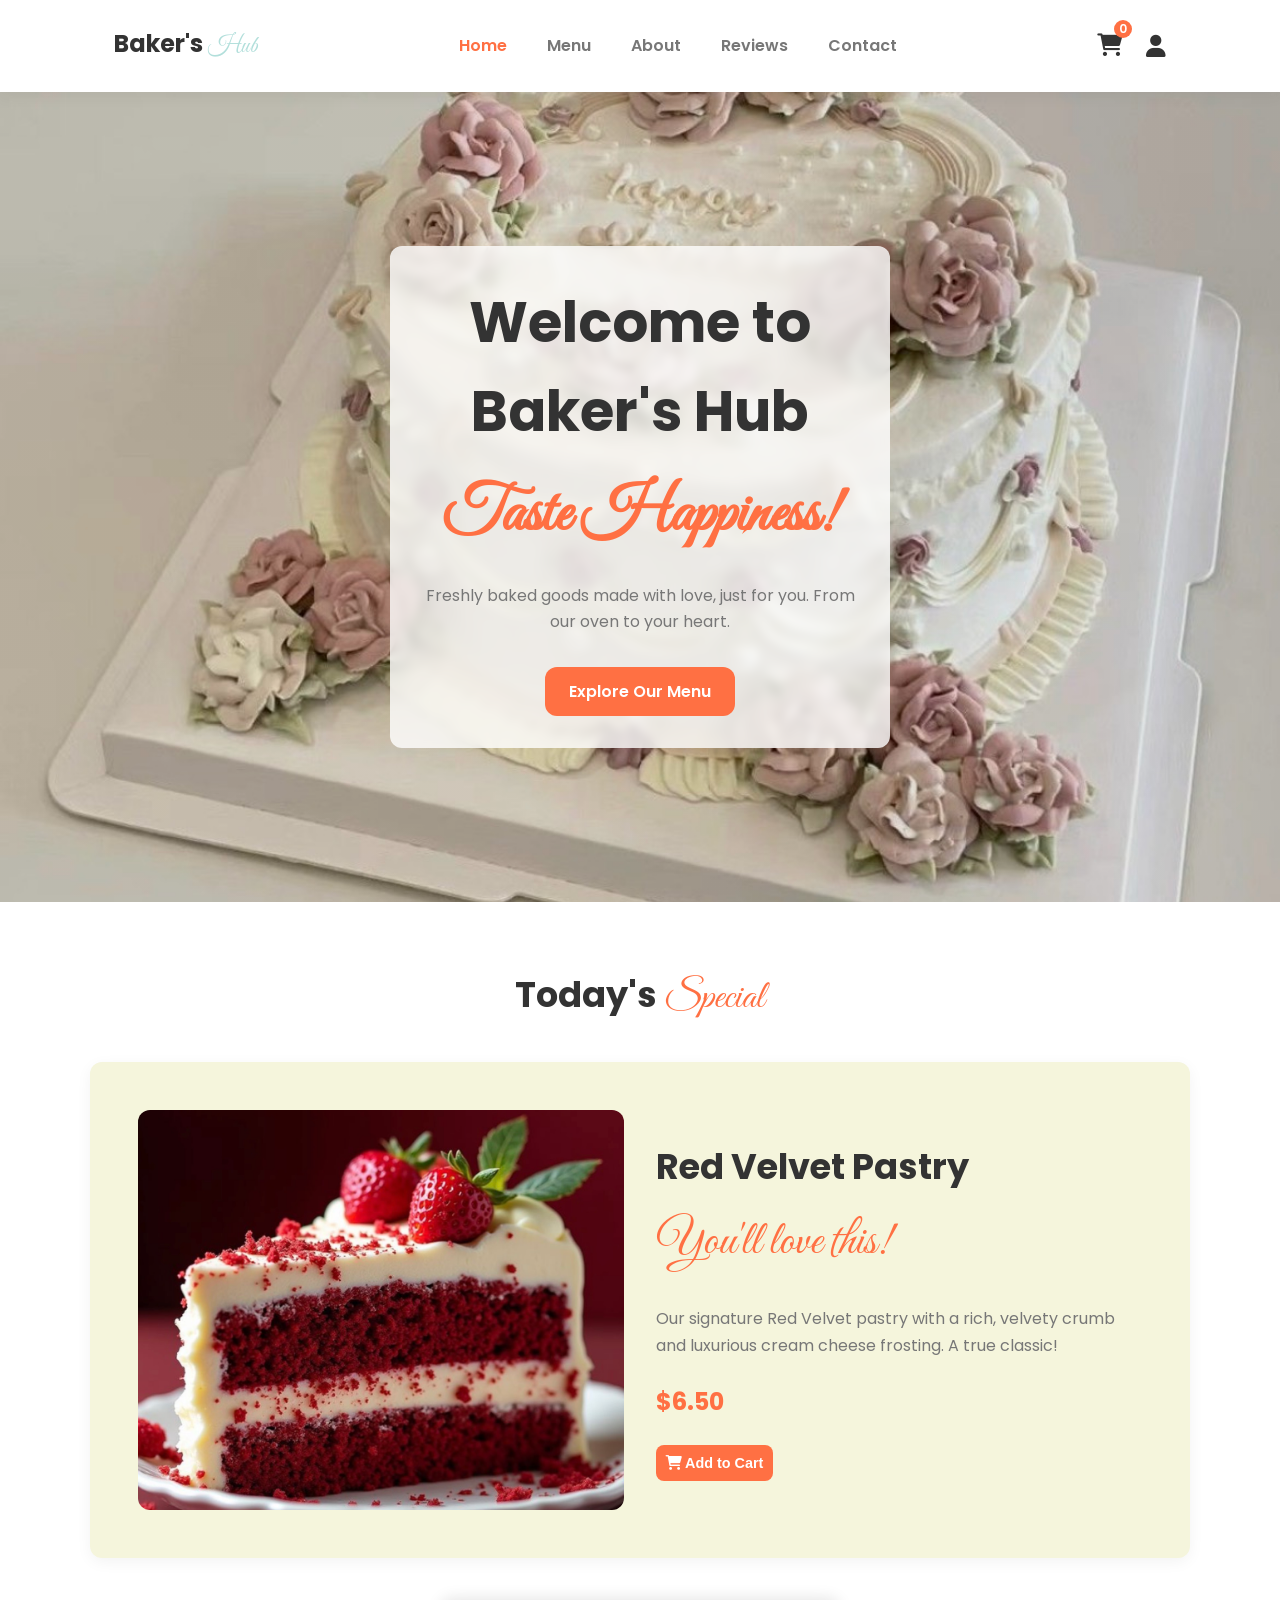
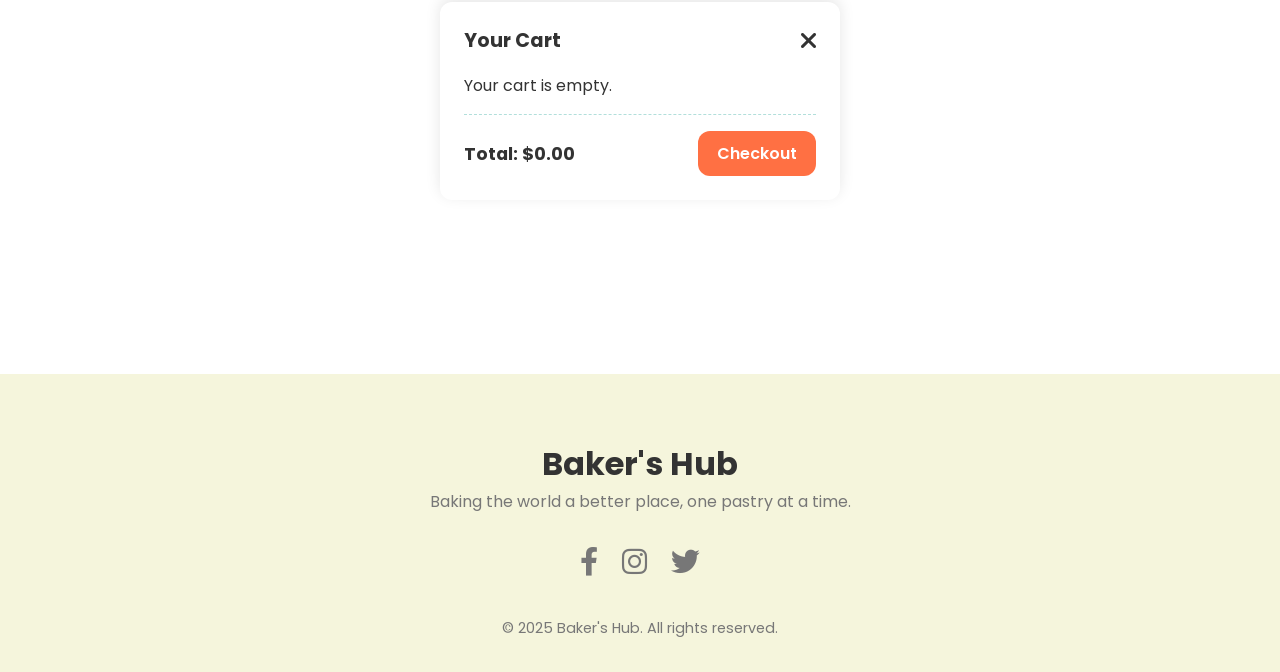
<file: index.html>
<!DOCTYPE html>
<html lang="en">
<head>
  <meta charset="UTF-8">
  <meta name="viewport" content="width=device-width, initial-scale=1.0">
  <title>Baker's Hub - Taste Happiness!</title>
  <link rel="stylesheet" href="https://cdnjs.cloudflare.com/ajax/libs/font-awesome/6.0.0-beta3/css/all.min.css">
  <link rel="stylesheet" href="css/style.css">
  
  <style>
    /* This overrides the style.css to use your local 'cake.jpg' */
    .hero {
      background: linear-gradient(rgba(0,0,0,0.1), rgba(0,0,0,0.1)), url('images/cake.jpg') no-repeat center center/cover;
    }
  </style>
</head>
<body>

  <header class="header">
    <nav class="nav container">
      <a href="index.html" class="nav__logo">
        Baker's <span class="nav__logo-script">Hub</span>
      </a>
      <div class="nav__menu" id="nav-menu">
        <ul class="nav__list">
          <li class="nav__item"><a href="index.html" class="nav__link active">Home</a></li>
          <li class="nav__item"><a href="menu.html" class="nav__link">Menu</a></li>
          <li class="nav__item"><a href="about.html" class="nav__link">About</a></li>
          <li class="nav__item"><a href="testimonials.html" class="nav__link">Reviews</a></li>
          <li class="nav__item"><a href="contact.html" class="nav__link">Contact</a></li>
        </ul>
      </div>
      <div class="nav__icons">
        <div class="cart-icon" id="cart-icon">
          <i class="fas fa-shopping-cart"></i>
          <span class="cart-item-count" id="cart-item-count">0</span>
        </div>
        <i class="fas fa-user"></i>
        <div class="nav__toggle" id="nav-toggle">
          <i class="fas fa-bars"></i>
        </div>
      </div>
    </nav>
  </header>

  <main>
    <section class="hero">
      <div class="hero__content">
        <h1 class="hero__title">Welcome to Baker's Hub</h1>
        <h2 class="hero__subtitle">Taste Happiness!</h2>
        <p class="hero__text">Freshly baked goods made with love, just for you. From our oven to your heart.</p>
        <a href="menu.html" class="btn">Explore Our Menu</a>
      </div>
    </section>

    <section class="special-section container" id="todays-special-container">
      </section>
    
    <section class="featured-section container">
      <h2 class="section-title">
        Our <span class="script-font">Featured Favorites</span>
      </h2>
      <div class="product__grid" id="featured-products-grid">
        </div>
    </section>

  </main>

  <footer class="footer">
    <div class="container">
      <a href="index.html" class="footer__logo">Baker's Hub</a>
      <p>Baking the world a better place, one pastry at a time.</p>
      <div class="footer__social">
        <a href="#"><i class="fab fa-facebook-f"></i></a>
        <a href="#"><i class="fab fa-instagram"></i></a>
        <a href="#"><i class="fab fa-twitter"></i></a>
      </div>
      <p class="footer__copy">© 2025 Baker's Hub. All rights reserved.</p>
    </div>
  </footer>

  <div class="sticky-cart" id="sticky-cart">
    <div class="sticky-cart__header">
      <h3 class="sticky-cart__title">Your Cart</h3>
      <i class="fas fa-times" id="cart-close-btn"></i>
    </div>
    <div class="sticky-cart__items" id="cart-items-container">
      <p>Your cart is empty.</p>
    </div>
    <div class="sticky-cart__footer">
      <div class="sticky-cart__total">
        Total: <span id="cart-total-price">$0.00</span>
      </div>
      <a href="order.html" class="btn btn-checkout">Checkout</a>
    </div>
  </div>

  <script src="js/admin-menu.js"></script>
  <script src="js/app.js"></script>
</body>
</html>
</file>
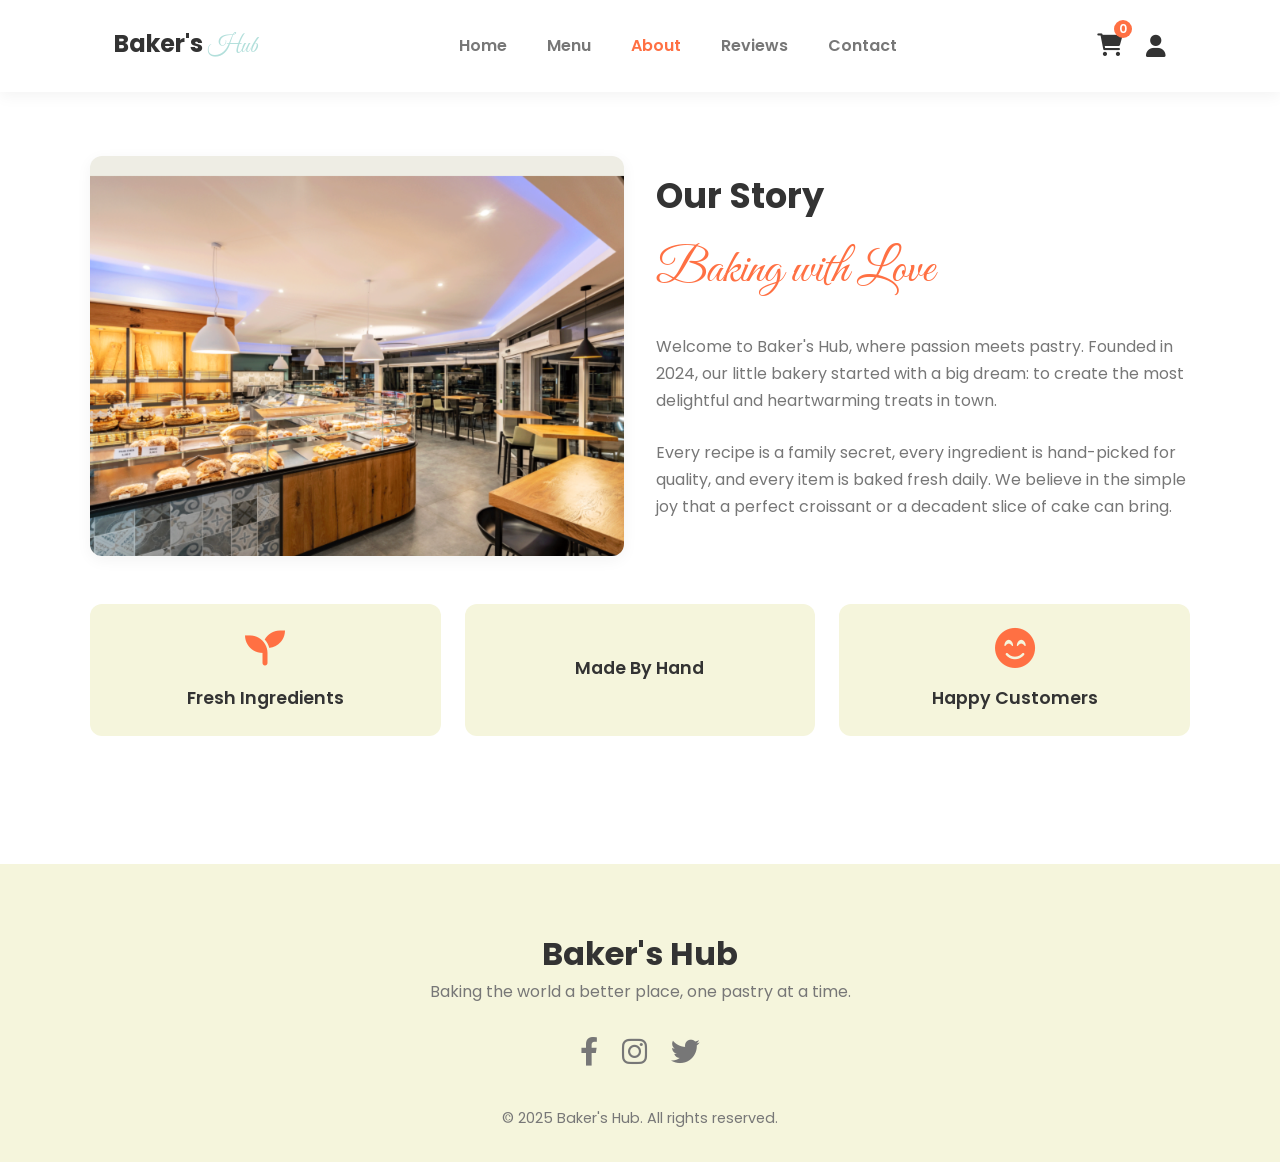
<file: about.html>
<!DOCTYPE html>
<html lang="en">
<head>
  <meta charset="UTF-8">
  <meta name="viewport" content="width=device-width, initial-scale=1.0">
  <title>About Us - Baker's Hub</title>
  <link rel="stylesheet" href="https://cdnjs.cloudflare.com/ajax/libs/font-awesome/6.0.0-beta3/css/all.min.css">
  <link rel="stylesheet" href="css/style.css">
  
  <style>
    .about-section { padding: 4rem 0; }
    .about-grid { display: grid; gap: 2rem; align-items: center; }
    .about-image { width: 100%; border-radius: var(--border-radius); box-shadow: var(--shadow-soft); object-fit: cover; height: 300px; }
    .about-content h1 { font-size: 2.2rem; font-weight: 700; margin-bottom: 0.5rem; }
    .about-content .script-font { font-size: 3rem; margin-bottom: 1.5rem; display: block; }
    .about-content p { color: var(--color-text-light); margin-bottom: 1.5rem; line-height: 1.7; }
    .features-grid { display: grid; grid-template-columns: repeat(auto-fit, minmax(200px, 1fr)); gap: 1.5rem; margin-top: 3rem; }
    .feature-item { text-align: center; padding: 1.5rem; background: var(--color-beige); border-radius: var(--border-radius); }
    .feature-item i { font-size: 2.5rem; color: var(--color-orange); margin-bottom: 1rem; }
    .feature-item h3 { font-size: 1.1rem; font-weight: 600; }
    @media screen and (min-width: 768px) { .about-grid { grid-template-columns: 1fr 1fr; } .about-image { height: 400px; } }
  </style>
</head>
<body>

  <header class="header">
    <nav class="nav container">
      <a href="index.html" class="nav__logo">
        Baker's <span class="nav__logo-script">Hub</span>
      </a>
      <div class="nav__menu" id="nav-menu">
        <ul class="nav__list">
          <li class="nav__item"><a href="index.html" class="nav__link">Home</a></li>
          <li class="nav__item"><a href="menu.html" class="nav__link">Menu</a></li>
          <li class="nav__item"><a href="about.html" class="nav__link active">About</a></li>
          <li class="nav__item"><a href="testimonials.html" class="nav__link">Reviews</a></li>
          <li class="nav__item"><a href="contact.html" class="nav__link">Contact</a></li>
        </ul>
      </div>
      <div class="nav__icons">
        <div class="cart-icon" id="cart-icon">
          <i class="fas fa-shopping-cart"></i>
          <span class="cart-item-count" id="cart-item-count">0</span>
        </div>
        <i class="fas fa-user"></i>
        <div class="nav__toggle" id="nav-toggle">
          <i class="fas fa-bars"></i>
        </div>
      </div>
    </nav>
  </header>

  <main>
    <section class="about-section container">
      <div class="about-grid">
        <img src="images/bakery-story.jpg" alt="Inside Baker's Hub" class="about-image"> 
        
        <div class="about-content">
          <h1>Our Story</h1>
          <span class="script-font">Baking with Love</span>
          <p>
            Welcome to Baker's Hub, where passion meets pastry. Founded in 2024, our little bakery started with a big dream: to create the most delightful and heartwarming treats in town. 
          </p>
          <p>
            Every recipe is a family secret, every ingredient is hand-picked for quality, and every item is baked fresh daily. We believe in the simple joy that a perfect croissant or a decadent slice of cake can bring.
          </p>
        </div>
      </div>
      
      <div class="features-grid">
        <div class="feature-item">
          <i class="fas fa-seedling"></i>
          <h3>Fresh Ingredients</h3>
        </div>
        <div class="feature-item">
          <i class="fas fa-hands-heart"></i>
          <h3>Made By Hand</h3>
        </div>
        <div class="feature-item">
          <i class="fas fa-smile-beam"></i>
          <h3>Happy Customers</h3>
        </div>
      </div>
    </section>
  </main>

  <footer class="footer">
    <div class="container">
      <a href="index.html" class="footer__logo">Baker's Hub</a>
      <p>Baking the world a better place, one pastry at a time.</p>
      <div class="footer__social">
        <a href="#"><i class="fab fa-facebook-f"></i></a>
        <a href="#"><i class="fab fa-instagram"></i></a>
        <a href="#"><i class="fab fa-twitter"></i></a>
      </div>
      <p class="footer__copy">© 2025 Baker's Hub. All rights reserved.</p>
    </div>
  </footer>
  
  <div class="sticky-cart" id="sticky-cart">
    <div class="sticky-cart__header">
      <h3 class="sticky-cart__title">Your Cart</h3>
      <i class="fas fa-times" id="cart-close-btn"></i>
    </div>
    <div class="sticky-cart__items" id="cart-items-container">
      <p>Your cart is empty.</p>
    </div>
    <div class="sticky-cart__footer">
      <div class="sticky-cart__total">
        Total: <span id="cart-total-price">$0.00</span>
      </div>
      <a href="order.html" class="btn btn-checkout">Checkout</a>
    </div>
  </div>

  <script src="js/admin-menu.js"></script>
  <script src="js/app.js"></script>
</body>
</html>
</file>
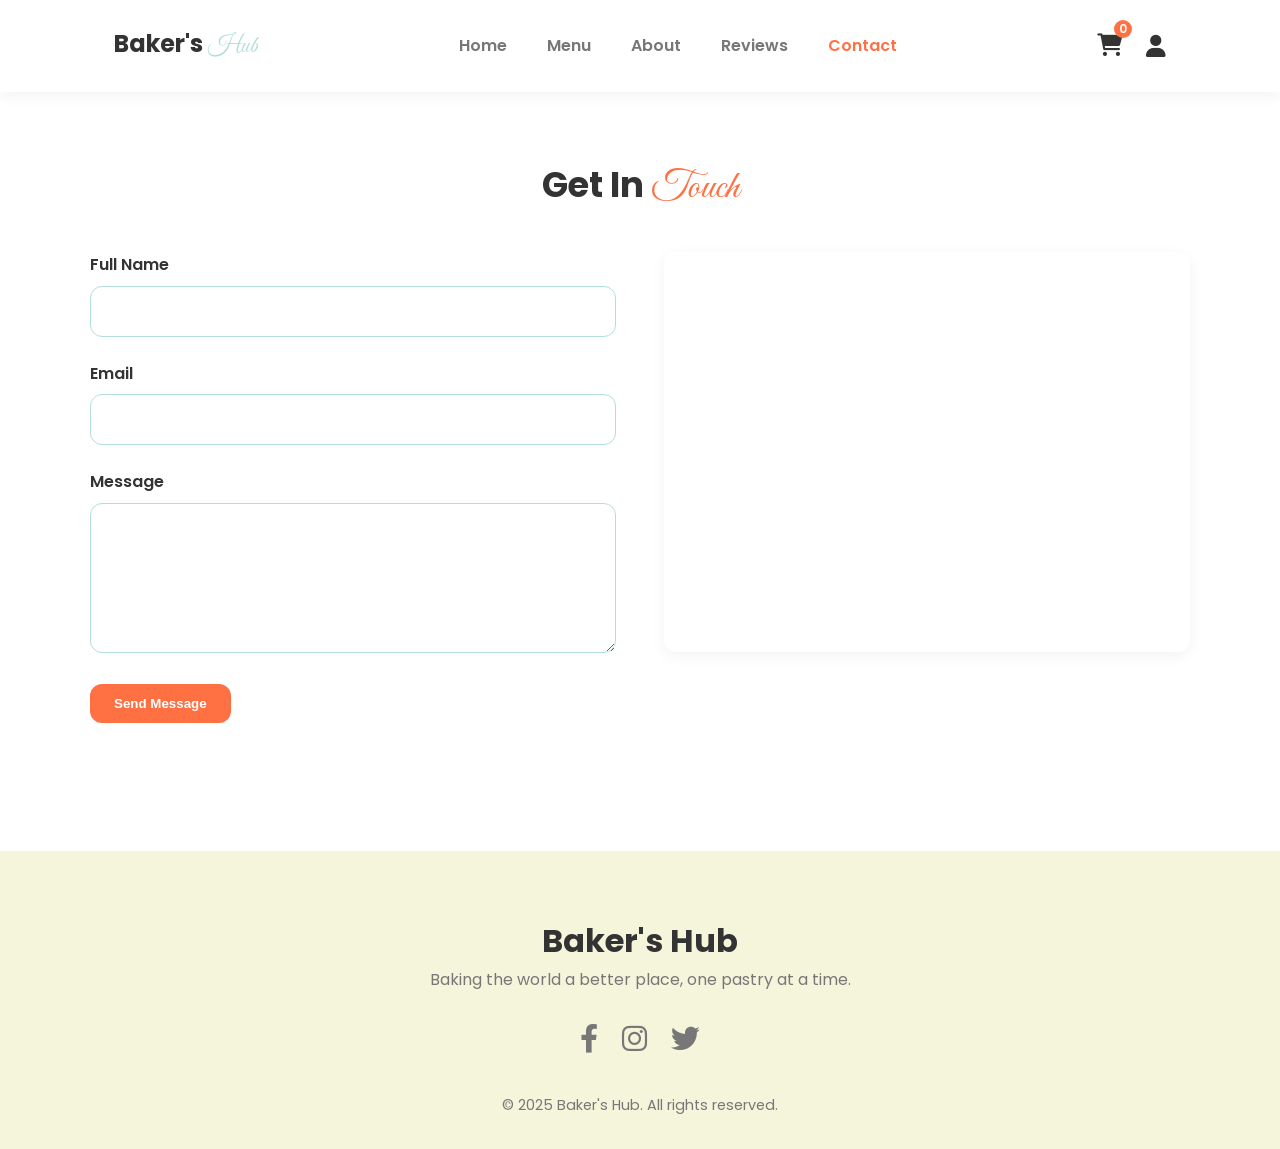
<file: contact.html>
<!DOCTYPE html>
<html lang="en">
<head>
  <meta charset="UTF-8">
  <meta name="viewport" content="width=device-width, initial-scale=1.0">
  <title>Contact Us - Baker's Hub</title>
  <link rel="stylesheet" href="https://cdnjs.cloudflare.com/ajax/libs/font-awesome/6.0.0-beta3/css/all.min.css">
  <link rel="stylesheet" href="css/style.css">
  
  <style>
    .contact-section {
      padding: 4rem 0;
    }
    .contact-grid {
      display: grid;
      gap: 3rem;
    }
    .map-container {
      border-radius: var(--border-radius);
      overflow: hidden;
      height: 400px;
      box-shadow: var(--shadow-soft);
    }
    .map-container iframe {
      width: 100%;
      height: 100%;
      border: 0;
    }

    @media screen and (min-width: 992px) {
      .contact-grid {
        grid-template-columns: 1fr 1fr;
        align-items: flex-start;
      }
    }
  </style>
</head>
<body>

  <header class="header">
    <nav class="nav container">
      <a href="index.html" class="nav__logo">
        Baker's <span class="nav__logo-script">Hub</span>
      </a>
      <div class="nav__menu" id="nav-menu">
        <ul class="nav__list">
          <li class="nav__item"><a href="index.html" class="nav__link">Home</a></li>
          <li class="nav__item"><a href="menu.html" class="nav__link">Menu</a></li>
          <li class="nav__item"><a href="about.html" class="nav__link">About</a></li>
          <li class="nav__item"><a href="testimonials.html" class="nav__link">Reviews</a></li>
          <li class="nav__item"><a href="contact.html" class="nav__link active">Contact</a></li>
        </ul>
      </div>
      <div class="nav__icons">
        <div class="cart-icon" id="cart-icon">
          <i class="fas fa-shopping-cart"></i>
          <span class="cart-item-count" id="cart-item-count">0</span>
        </div>
        <i class="fas fa-user"></i>
        <div class="nav__toggle" id="nav-toggle">
          <i class="fas fa-bars"></i>
        </div>
      </div>
    </nav>
  </header>

  <main>
    <section class="contact-section container">
      <h1 class="section-title">
        Get In <span class="script-font">Touch</span>
      </h1>
      
      <div class="contact-grid">
        <form id="contact-form" class="contact-form" novalidate>
          <div class="contact-form-group">
            <label for="name">Full Name</label>
            <input type="text" id="name" name="name" class="contact-form-input" required>
            <div class="error-message">Name is required.</div>
          </div>
          
          <div class="contact-form-group">
            <label for="email">Email</label>
            <input type="email" id="email" name="email" class="contact-form-input" required>
            <div class="error-message">A valid email is required.</div>
          </div>
          
          <div class="contact-form-group">
            <label for="message">Message</label>
            <textarea id="message" name="message" class="contact-form-textarea" required></textarea>
            <div class="error-message">Message cannot be empty.</div>
          </div>
          
          <button type="submit" class="btn">Send Message</button>
          
          <div id="form-status" class="form-message" style="display: none;"></div>
        </form>
        <div class="map-container">
  <iframe src="https://www.google.com/maps/embed?pb=!1m18!1m12!1m3!1d61102.890065529944!2d75.67633767219728!3d16.82979719494619!2m3!1f0!2f0!3f0!3m2!1i1024!2i768!4f13.1!3m3!1m2!1s0x3bc65574c0cdafa3%3A0xd964a78d4d2e25a6!2sGol%20Gumbaz!5e0!3m2!1sen!2sin!4v1761985150590!5m2!1sen!2sin" width="600" height="450" style="border:0;" allowfullscreen="" loading="lazy" referrerpolicy="no-referrer-when-downgrade"></iframe></div>
        
      </div>
    </section>
  </main>

  <footer class="footer">
    <div class="container">
      <a href="index.html" class="footer__logo">Baker's Hub</a>
      <p>Baking the world a better place, one pastry at a time.</p>
      <div class="footer__social">
        <a href="#"><i class="fab fa-facebook-f"></i></a>
        <a href="#"><i class="fab fa-instagram"></i></a>
        <a href="#"><i class="fab fa-twitter"></i></a>
      </div>
      <p class="footer__copy">&copy; 2025 Baker's Hub. All rights reserved.</p>
    </div>
  </footer>
  
  <div class="sticky-cart" id="sticky-cart">
    <div class="sticky-cart__header">
      <h3 class="sticky-cart__title">Your Cart</h3>
      <i class="fas fa-times" id="cart-close-btn"></i>
    </div>
    <div class="sticky-cart__items" id="cart-items-container">
      <p>Your cart is empty.</p>
    </div>
    <div class="sticky-cart__footer">
      <div class="sticky-cart__total">
        Total: <span id="cart-total-price">$0.00</span>
      </div>
      <a href="order.html" class="btn btn-checkout">Checkout</a>
    </div>
  </div>

  <script src="js/admin-menu.js"></script>
  <script src="js/app.js"></script>
</body>
</html>
</file>
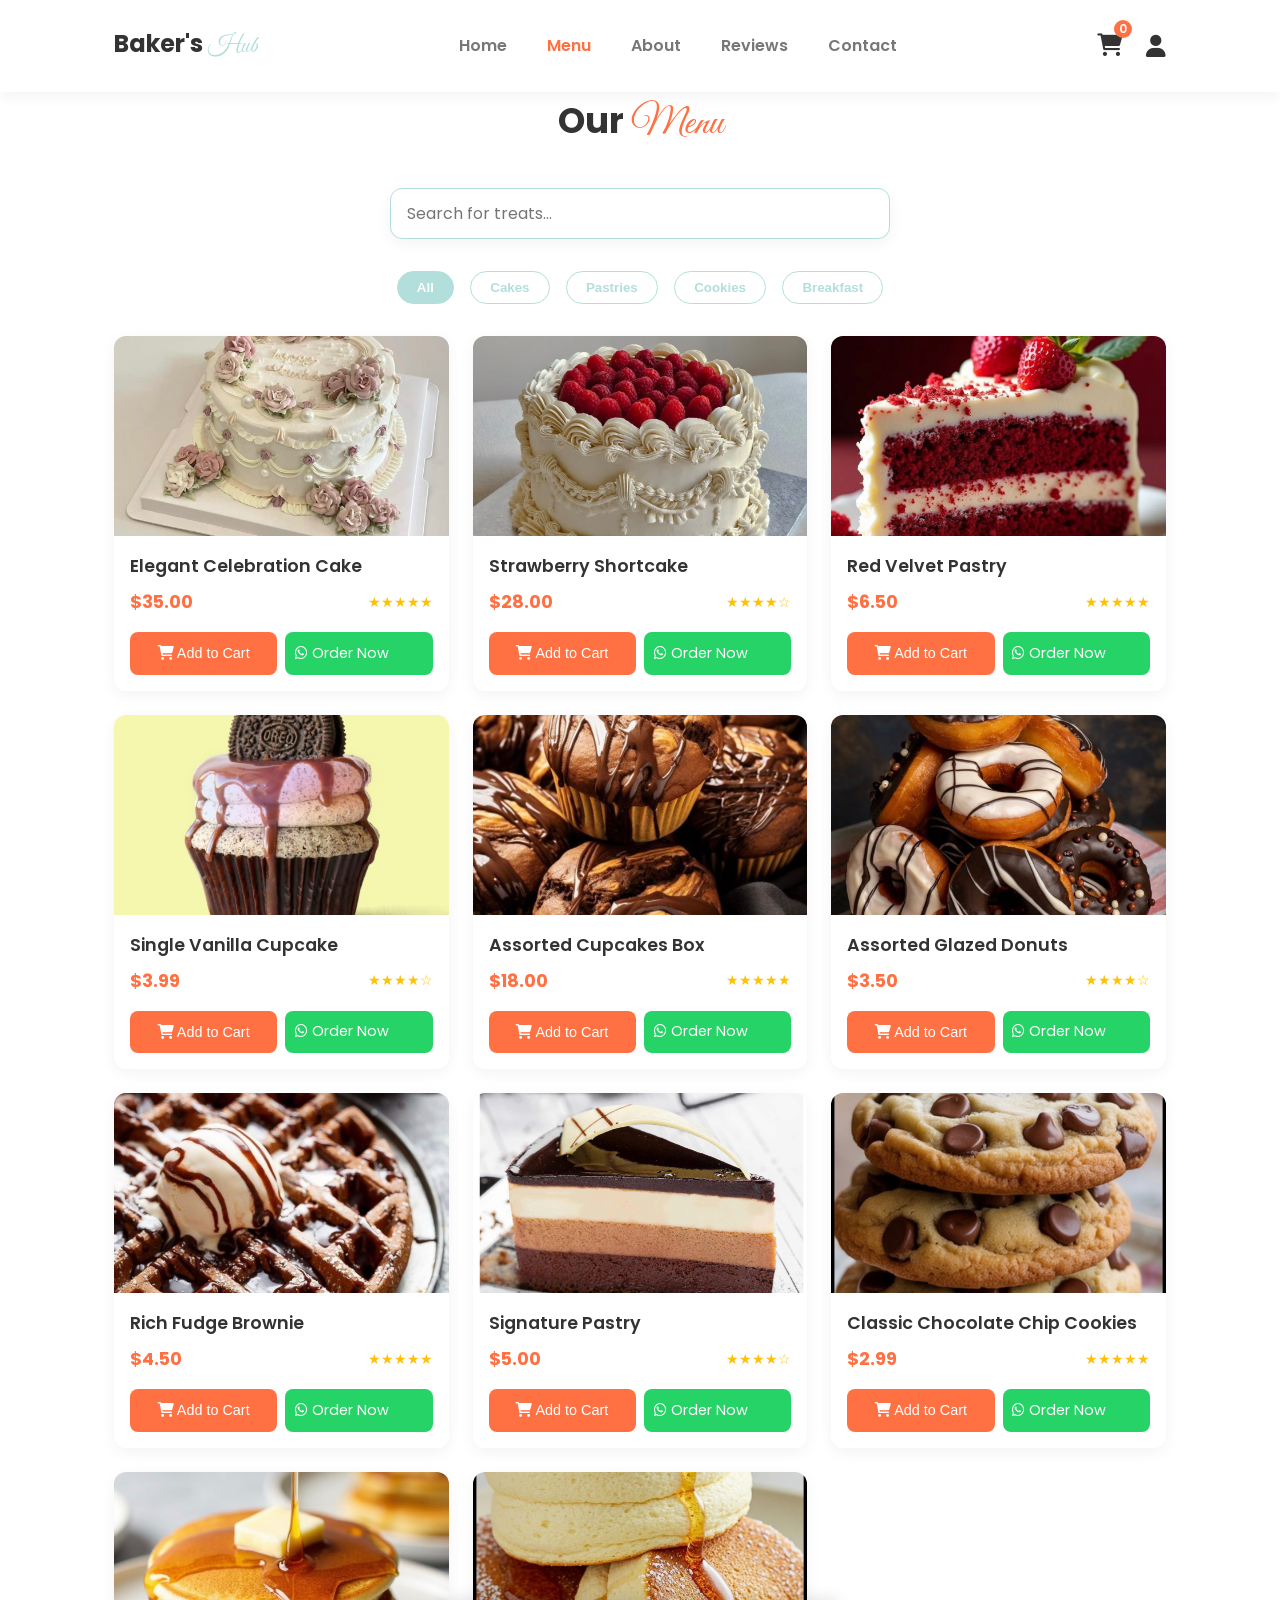
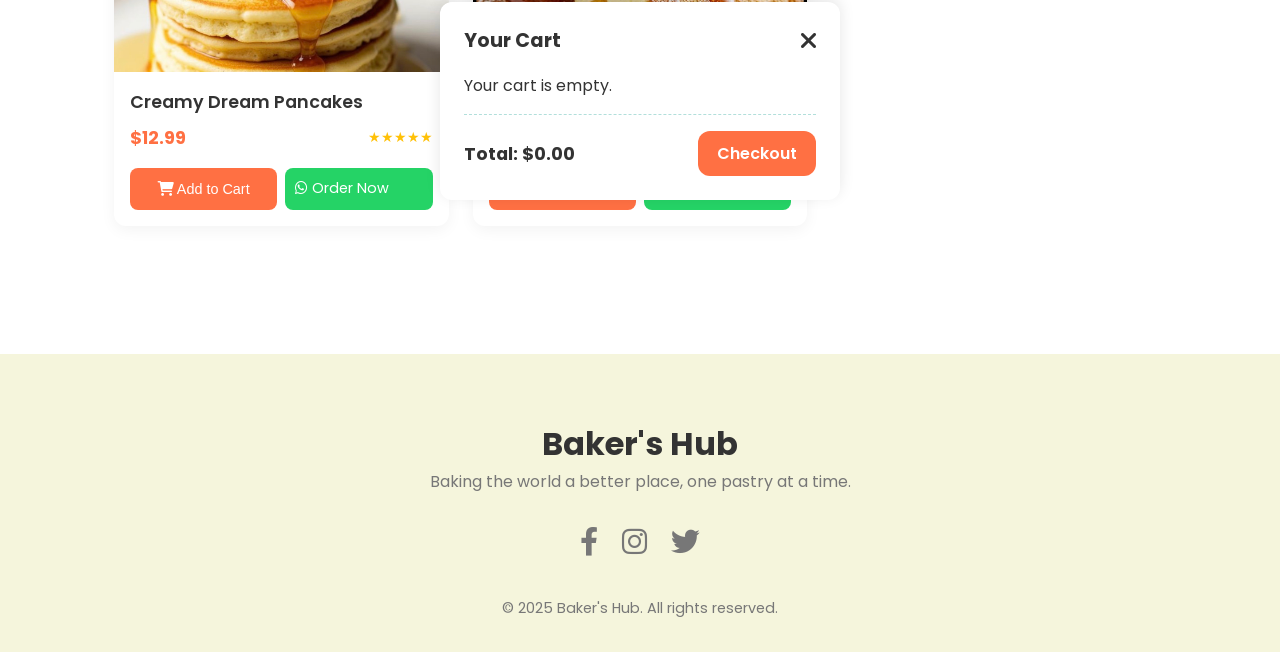
<file: menu.html>
<!DOCTYPE html>
<html lang="en">
<head>
  <meta charset="UTF-8">
  <meta name="viewport" content="width=device-width, initial-scale=1.0">
  <title>Our Menu - Baker's Hub</title>
  <link rel="stylesheet" href="https://cdnjs.cloudflare.com/ajax/libs/font-awesome/6.0.0-beta3/css/all.min.css">
  <link rel="stylesheet" href="css/style.css">
  
  <style>
    /* Style for the search bar, specific to this page */
    .menu__search {
      margin: 2rem 0;
    }
    .menu__search input {
      width: 100%;
      max-width: 500px;
      margin: 0 auto;
      display: block;
      box-shadow: var(--shadow-soft);
    }
  </style>
</head>
<body>

  <header class="header">
    <nav class="nav container">
      <a href="index.html" class="nav__logo">
        Baker's <span class="nav__logo-script">Hub</span>
      </a>
      <div class="nav__menu" id="nav-menu">
        <ul class="nav__list">
          <li class="nav__item"><a href="index.html" class="nav__link">Home</a></li>
          <li class="nav__item"><a href="menu.html" class="nav__link active">Menu</a></li>
          <li class="nav__item"><a href="about.html" class="nav__link">About</a></li>
          <li class="nav__item"><a href="testimonials.html" class="nav__link">Reviews</a></li>
          <li class="nav__item"><a href="contact.html" class="nav__link">Contact</a></li>
        </ul>
      </div>
      <div class="nav__icons">
        <div class="cart-icon" id="cart-icon">
          <i class="fas fa-shopping-cart"></i>
          <span class="cart-item-count" id="cart-item-count">0</span>
        </div>
        <i class="fas fa-user"></i>
        <div class="nav__toggle" id="nav-toggle">
          <i class="fas fa-bars"></i>
        </div>
      </div>
    </nav>
  </header>

  <main>
    <section class="menu section container">
      <h1 class="section-title">
        Our <span class="script-font">Menu</span>
      </h1>
      
      <div class="menu__search">
        <input type="search" id="search-bar" placeholder="Search for treats..." class="contact-form-input">
      </div>

      <div class="menu__filters" id="menu-filters">
        <button class="filter-btn active" data-category="all">All</button>
        <button class="filter-btn" data-category="Cakes">Cakes</button>
        <button class="filter-btn" data-category="Pastries">Pastries</button>
        <button class="filter-btn" data-category="Cookies">Cookies</button>
        <button class="filter-btn" data-category="Breakfast">Breakfast</button>
      </div>

      <div class="product__grid" id="product-grid">
        </div>
    </section>
  </main>

  <footer class="footer">
    <div class="container">
      <a href="index.html" class="footer__logo">Baker's Hub</a>
      <p>Baking the world a better place, one pastry at a time.</p>
      <div class="footer__social">
        <a href="#"><i class="fab fa-facebook-f"></i></a>
        <a href="#"><i class="fab fa-instagram"></i></a>
        <a href="#"><i class="fab fa-twitter"></i></a>
      </div>
      <p class="footer__copy">© 2025 Baker's Hub. All rights reserved.</p>
    </div>
  </footer>
  
  <div class="sticky-cart" id="sticky-cart">
    <div class="sticky-cart__header">
      <h3 class="sticky-cart__title">Your Cart</h3>
      <i class="fas fa-times" id="cart-close-btn"></i>
    </div>
    <div class="sticky-cart__items" id="cart-items-container">
      <p>Your cart is empty.</p>
    </div>
    <div class="sticky-cart__footer">
      <div class="sticky-cart__total">
        Total: <span id="cart-total-price">$0.00</span>
      </div>
      <a href="order.html" class="btn btn-checkout">Checkout</a>
    </div>
  </div>

  <script src="js/admin-menu.js"></script>
  <script src="js/app.js"></script>
</body>
</html>
</file>
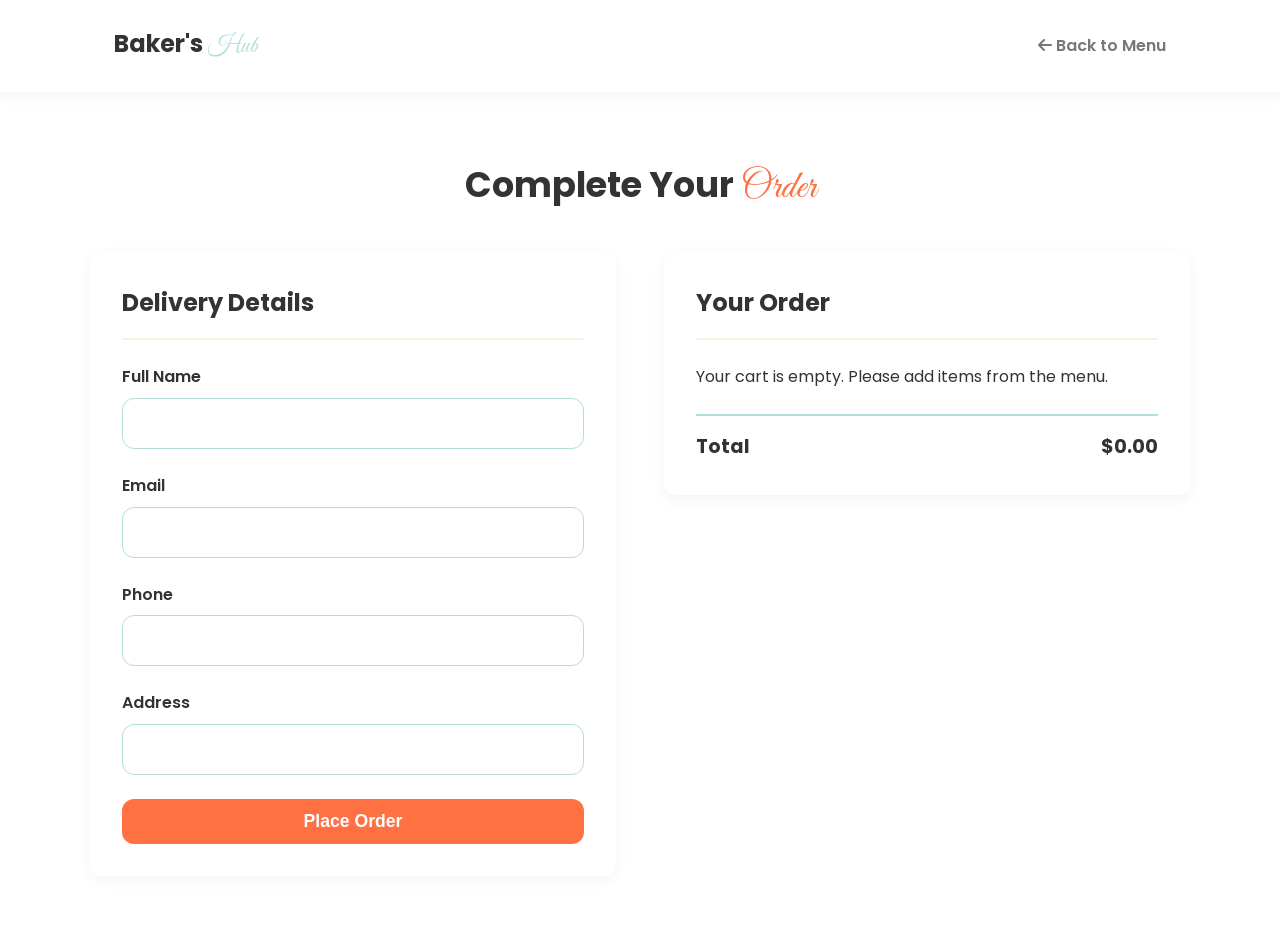
<file: order.html>
<!DOCTYPE html>
<html lang="en">
<head>
  <meta charset="UTF-8">
  <meta name="viewport" content="width=device-width, initial-scale=1.0">
  <title>Your Order - Baker's Hub</title>
  <link rel="stylesheet" href="https://cdnjs.cloudflare.com/ajax/libs/font-awesome/6.0.0-beta3/css/all.min.css">
  <link rel="stylesheet" href="css/style.css">
  
  <style>
    .order-section {
      padding: 4rem 0;
    }
    .order-grid {
      display: grid;
      gap: 3rem;
    }
    .order-summary, .checkout-form {
      background: var(--color-white);
      box-shadow: var(--shadow-soft);
      border-radius: var(--border-radius);
      padding: 2rem;
    }
    .order-summary h2, .checkout-form h2 {
      font-size: 1.5rem;
      font-weight: 700;
      margin-bottom: 1.5rem;
      border-bottom: 2px solid var(--color-beige);
      padding-bottom: 1rem;
    }
    .order-item {
      display: flex;
      justify-content: space-between;
      margin-bottom: 1rem;
    }
    .order-item-name {
      font-weight: 600;
    }
    .order-item-details {
      color: var(--color-text-light);
    }
    .order-total {
      display: flex;
      justify-content: space-between;
      font-weight: 700;
      font-size: 1.2rem;
      border-top: 2px solid var(--color-mint);
      margin-top: 1.5rem;
      padding-top: 1rem;
    }

    @media screen and (min-width: 992px) {
      .order-grid {
        grid-template-columns: 1fr 1fr;
        align-items: flex-start;
      }
    }
  </style>
</head>
<body>

  <header class="header">
    <nav class="nav container">
      <a href="index.html" class="nav__logo">
        Baker's <span class="nav__logo-script">Hub</span>
      </a>
      <div class="nav__icons">
        <a href="menu.html" class="nav__link" style="font-weight: 600; font-size: 1rem;"><i class="fas fa-arrow-left"></i> Back to Menu</a>
      </div>
    </nav>
  </header>

  <main>
    <section class="order-section container">
      <h1 class="section-title">
        Complete Your <span class="script-font">Order</span>
      </h1>
      
      <div class="order-grid">
        <div class="checkout-form">
          <h2>Delivery Details</h2>
          <form id="checkout-form" novalidate>
            <div class="contact-form-group">
              <label for="name">Full Name</label>
              <input type="text" id="name" name="name" class="contact-form-input" required>
              <div class="error-message">Name is required.</div>
            </div>
            <div class="contact-form-group">
              <label for="email">Email</label>
              <input type="email" id="email" name="email" class="contact-form-input" required>
              <div class="error-message">A valid email is required.</div>
            </div>
            <div class="contact-form-group">
              <label for="phone">Phone</label>
              <input type="tel" id="phone" name="phone" class="contact-form-input" required>
              <div class="error-message">Phone number is required.</div>
            </div>
            <div class="contact-form-group">
              <label for="address">Address</label>
              <input type="text" id="address" name="address" class="contact-form-input" required>
              <div class="error-message">Address is required.</div>
            </div>
            
            <button type="submit" class="btn" style="width: 100%; font-size: 1.1rem;">Place Order</button>
          </form>
        </div>
      
        <div class="order-summary">
          <h2>Your Order</h2>
          <div id="order-summary-items">
            <p>Your cart is empty.</p>
          </div>
          <div class="order-total">
            <span>Total</span>
            <span id="order-summary-total">$0.00</span>
          </div>
        </div>
      </div>
    </section>
  </main>
  
  <script src="js/admin-menu.js"></script>
  <script src="js/app.js"></script>
</body>
</html>
</file>
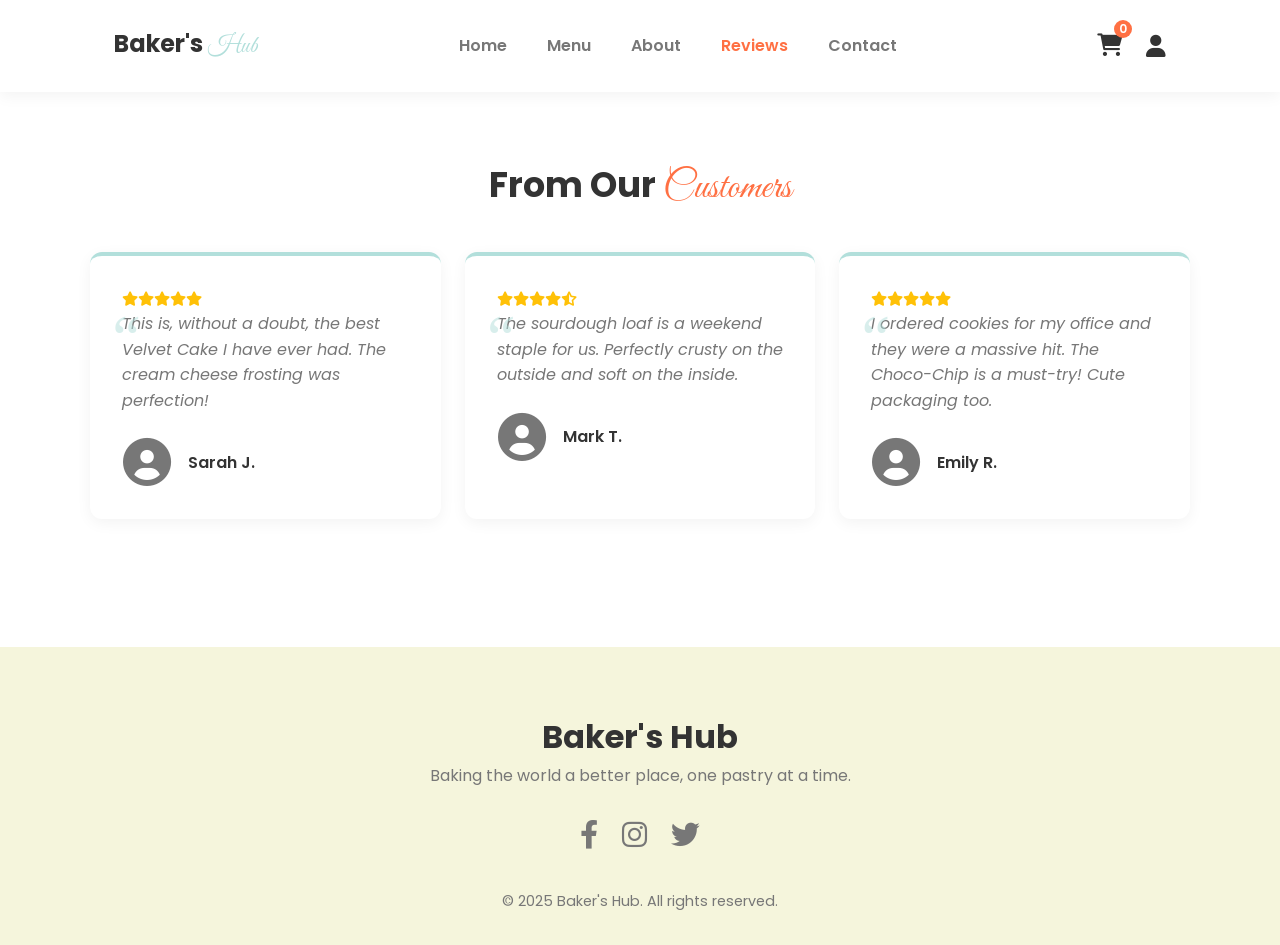
<file: testimonials.html>
<!DOCTYPE html>
<html lang="en">
<head>
  <meta charset="UTF-8">
  <meta name="viewport" content="width=device-width, initial-scale=1.0">
  <title>Reviews - Baker's Hub</title>
  <link rel="stylesheet" href="https://cdnjs.cloudflare.com/ajax/libs/font-awesome/6.0.0-beta3/css/all.min.css">
  <link rel="stylesheet" href="css/style.css">
  
  <style>
    .review-section { padding: 4rem 0; }
    .review-grid { display: grid; gap: 1.5rem; margin-top: 2rem; }
    .review-card { background: var(--color-white); border-radius: var(--border-radius); box-shadow: var(--shadow-soft); padding: 2rem; border-top: 4px solid var(--color-mint); }
    .review-card__text { font-style: italic; color: var(--color-text-light); margin-bottom: 1.5rem; position: relative; }
    .review-card__text::before { content: '“'; font-family: Georgia, serif; font-size: 4rem; color: var(--color-mint); opacity: 0.5; position: absolute; top: -1.5rem; left: -1rem; }
    .review-card__author { display: flex; align-items: center; gap: 1rem; }
    
    /* UPDATED: Style for the icon */
    .review-card__author-icon {
      font-size: 3rem; /* 50px */
      color: var(--color-text-light);
      width: 50px;
      height: 50px;
      display: flex;
      align-items: center;
      justify-content: center;
    }
    .review-card__author-name { font-weight: 600; }
    .review-card__rating { color: #FFC107; font-size: 0.9rem; }
    
    @media screen and (min-width: 768px) { .review-grid { grid-template-columns: repeat(2, 1fr); } }
    @media screen and (min-width: 992px) { .review-grid { grid-template-columns: repeat(3, 1fr); } }
  </style>
</head>
<body>

  <header class="header">
    <nav class="nav container">
      <a href="index.html" class="nav__logo">
        Baker's <span class="nav__logo-script">Hub</span>
      </a>
      <div class="nav__menu" id="nav-menu">
        <ul class="nav__list">
          <li class="nav__item"><a href="index.html" class="nav__link">Home</a></li>
          <li class="nav__item"><a href="menu.html" class="nav__link">Menu</a></li>
          <li class="nav__item"><a href="about.html" class="nav__link">About</a></li>
          <li class="nav__item"><a href="testimonials.html" class="nav__link active">Reviews</a></li>
          <li class="nav__item"><a href="contact.html" class="nav__link">Contact</a></li>
        </ul>
      </div>
      <div class="nav__icons">
        <div class="cart-icon" id="cart-icon">
          <i class="fas fa-shopping-cart"></i>
          <span class="cart-item-count" id="cart-item-count">0</span>
        </div>
        <i class="fas fa-user"></i>
        <div class="nav__toggle" id="nav-toggle">
          <i class="fas fa-bars"></i>
        </div>
      </div>
    </nav>
  </header>

  <main>
    <section class="review-section container">
      <h1 class="section-title">
        From Our <span class="script-font">Customers</span>
      </h1>
      
      <div class="review-grid">
        <div class="review-card">
          <div class="review-card__rating">
            <i class="fas fa-star"></i><i class="fas fa-star"></i><i class="fas fa-star"></i><i class="fas fa-star"></i><i class="fas fa-star"></i>
          </div>
          <p class="review-card__text">
            This is, without a doubt, the best Velvet Cake I have ever had. The cream cheese frosting was perfection!
          </p>
          <div class="review-card__author">
            <div class="review-card__author-icon">
              <i class="fas fa-user-circle"></i>
            </div>
            <div>
              <h4 class="review-card__author-name">Sarah J.</h4>
            </div>
          </div>
        </div>
        
        <div class="review-card">
          <div class="review-card__rating">
            <i class="fas fa-star"></i><i class="fas fa-star"></i><i class="fas fa-star"></i><i class="fas fa-star"></i><i class="fas fa-star-half-alt"></i>
          </div>
          <p class="review-card__text">
            The sourdough loaf is a weekend staple for us. Perfectly crusty on the outside and soft on the inside.
          </s>
          <div class="review-card__author">
            <div class="review-card__author-icon">
              <i class="fas fa-user-circle"></i>
            </div>
            <div>
              <h4 class="review-card__author-name">Mark T.</h4>
            </div>
          </div>
        </div>
        
        <div class="review-card">
          <div class="review-card__rating">
            <i class="fas fa-star"></i><i class="fas fa-star"></i><i class="fas fa-star"></i><i class="fas fa-star"></i><i class="fas fa-star"></i>
          </div>
          <p class="review-card__text">
            I ordered cookies for my office and they were a massive hit. The Choco-Chip is a must-try! Cute packaging too.
          </p>
          <div class="review-card__author">
            <div class="review-card__author-icon">
              <i class="fas fa-user-circle"></i>
            </div>
            <div>
              <h4 class="review-card__author-name">Emily R.</h4>
            </div>
          </div>
        </div>
      </div>
    </section>
  </main>

  <footer class="footer">
    <div class="container">
      <a href="index.html" class="footer__logo">Baker's Hub</a>
      <p>Baking the world a better place, one pastry at a time.</p>
      <div class="footer__social">
        <a href="#"><i class="fab fa-facebook-f"></i></a>
        <a href="#"><i class="fab fa-instagram"></i></a>
        <a href="#"><i class="fab fa-twitter"></i></a>
      </div>
      <p class="footer__copy">© 2025 Baker's Hub. All rights reserved.</p>
    </div>
  </footer>
  
  <div class="sticky-cart" id="sticky-cart">
    <div class="sticky-cart__header">
      <h3 class="sticky-cart__title">Your Cart</h3>
      <i class="fas fa-times" id="cart-close-btn"></i>
    </div>
    <div class="sticky-cart__items" id="cart-items-container">
      <p>Your cart is empty.</p>
    </div>
    <div class="sticky-cart__footer">
      <div class="sticky-cart__total">
        Total: <span id="cart-total-price">$0.00</span>
      </div>
      <a href="order.html" class="btn btn-checkout">Checkout</a>
    </div>
  </div>

  <script src="js/admin-menu.js"></script>
  <script src="js/app.js"></script>
</body>
</html>
</file>
<file: css/style.css>
/* --- Google Fonts --- */
@import url('https://fonts.googleapis.com/css2?family=Poppins:wght@400;600;700&family=Great+Vibes&display=swap');

/* --- CSS Variables (Your Theme) --- */
:root {
  --font-body: 'Poppins', sans-serif;
  --font-script: 'Great Vibes', cursive;
  
  --color-mint: #B2DFDB;
  --color-white: #FFFFFF;
  --color-beige: #F5F5DC;
  --color-orange: #FF7043;
  --color-text: #333333;
  --color-text-light: #777;
  
  --shadow-soft: 0 4px 15px rgba(0, 0, 0, 0.05);
  --shadow-glow: 0 6px 20px rgba(255, 112, 67, 0.2);
  
  --border-radius: 12px;
  --transition: all 0.3s ease-in-out;
}

/* --- Global Reset & Styles --- */
* {
  margin: 0;
  padding: 0;
  box-sizing: border-box;
}

html {
  scroll-behavior: smooth;
}

body {
  font-family: var(--font-body);
  background-color: var(--color-white);
  color: var(--color-text);
  line-height: 1.6;
}

a {
  text-decoration: none;
  color: inherit;
}

ul {
  list-style-type: none;
}

img {
  max-width: 100%;
  display: block;
}

.container {
  max-width: 1100px;
  margin: 0 auto;
  padding: 0 1.5rem;
}

/* --- Reusable Components --- */
.btn {
  display: inline-block;
  background-color: var(--color-orange);
  color: var(--color-white);
  font-weight: 600;
  padding: 0.75rem 1.5rem;
  border-radius: var(--border-radius);
  transition: var(--transition);
  border: none;
  cursor: pointer;
}

.btn:hover {
  transform: scale(1.05);
  box-shadow: var(--shadow-glow);
}

.script-font {
  font-family: var(--font-script);
  color: var(--color-orange);
  font-size: 2.5rem;
  font-weight: normal;
}

.section-title {
  text-align: center;
  margin-bottom: 2rem;
  font-size: 2.2rem;
  font-weight: 700;
}

/* --- Header & Navigation --- */
.header {
  position: sticky;
  top: 0;
  width: 100%;
  background-color: var(--color-white);
  box-shadow: var(--shadow-soft);
  z-index: 1000;
  padding: 1rem 0;
}

.nav {
  display: flex;
  justify-content: space-between;
  align-items: center;
  height: 60px;
}

.nav__logo {
  font-size: 1.5rem;
  font-weight: 700;
}

.nav__logo-script {
  font-family: var(--font-script);
  font-weight: normal;
  color: var(--color-mint);
}

.nav__menu {
  position: fixed;
  top: 80px; /* Below header */
  left: -100%;
  width: 100%;
  height: calc(100vh - 80px);
  background-color: var(--color-white);
  transition: var(--transition);
  padding: 2rem;
}

.nav__menu.is-active {
  left: 0;
}

.nav__list {
  display: flex;
  flex-direction: column;
  align-items: center;
  gap: 2rem;
  font-size: 1.2rem;
}

.nav__link {
  font-weight: 600;
  color: var(--color-text-light);
  transition: var(--transition);
}

.nav__link:hover,
.nav__link.active {
  color: var(--color-orange);
}

.nav__icons {
  display: flex;
  align-items: center;
  gap: 1.5rem;
  font-size: 1.4rem;
  cursor: pointer;
}

.nav__toggle {
  font-size: 1.5rem;
  cursor: pointer;
}

.cart-icon {
  position: relative;
}

.cart-item-count {
  position: absolute;
  top: -8px;
  right: -10px;
  background-color: var(--color-orange);
  color: var(--color-white);
  font-size: 0.75rem;
  font-weight: 600;
  width: 18px;
  height: 18px;
  border-radius: 50%;
  display: flex;
  justify-content: center;
  align-items: center;
}

/* --- Hero Section (Home Page) --- */
.hero {
  display: grid;
  align-items: center;
  height: 90vh;
  background: linear-gradient(rgba(0,0,0,0.1), rgba(0,0,0,0.1)), url('../images/hero-bg.jpg') no-repeat center center/cover;
  text-align: center;
  color: var(--color-white);
}

.hero__content {
  background: rgba(255, 255, 255, 0.8);
  padding: 2rem;
  border-radius: var(--border-radius);
  max-width: 500px;
  margin: 0 auto;
  backdrop-filter: blur(5px);
}

.hero__title {
  color: var(--color-text);
  font-size: 2.5rem;
  font-weight: 700;
  margin-bottom: 0.5rem;
}

.hero__subtitle {
  font-family: var(--font-script);
  color: var(--color-orange);
  font-size: 3rem;
  margin-bottom: 1rem;
}

.hero__text {
  color: var(--color-text-light);
  margin-bottom: 2rem;
}

/* --- Menu Page & Product Cards --- */
.menu__filters {
  display: flex;
  flex-wrap: wrap;
  justify-content: center;
  gap: 1rem;
  margin: 2rem 0;
}

.filter-btn {
  background: none;
  border: 1px solid var(--color-mint);
  color: var(--color-mint);
  padding: 0.5rem 1.2rem;
  border-radius: 20px;
  font-weight: 600;
  cursor: pointer;
  transition: var(--transition);
}

.filter-btn:hover,
.filter-btn.active {
  background-color: var(--color-mint);
  color: var(--color-white);
}

.product__grid {
  display: grid;
  gap: 1.5rem;
  padding-bottom: 4rem;
}

.product-card {
  background: var(--color-white);
  border-radius: var(--border-radius);
  box-shadow: var(--shadow-soft);
  overflow: hidden;
  transition: var(--transition);
}

.product-card:hover {
  transform: translateY(-5px);
  box-shadow: 0 8px 25px rgba(0, 0, 0, 0.08);
}

.product-card__image {
  height: 200px;
  width: 100%;
  object-fit: cover;
}

.product-card__content {
  padding: 1rem;
}

.product-card__title {
  font-size: 1.1rem;
  font-weight: 600;
  margin-bottom: 0.5rem;
}

.product-card__info {
  display: flex;
  justify-content: space-between;
  align-items: center;
  margin-bottom: 0.5rem;
}

.product-card__price {
  font-size: 1.1rem;
  font-weight: 700;
  color: var(--color-orange);
}

.product-card__rating {
  color: #FFC107; /* Yellow for stars */
  font-size: 0.9rem;
}

.product-card__buttons {
  display: grid;
  grid-template-columns: 1fr 1fr;
  gap: 0.5rem;
  margin-top: 1rem;
}

.btn-add-cart, .btn-whatsapp {
  border: none;
  font-size: 0.9rem;
  padding: 0.6rem;
  border-radius: 8px;
  cursor: pointer;
  transition: var(--transition);
}

.btn-add-cart {
  background-color: var(--color-orange);
  color: var(--color-white);
}
.btn-add-cart:hover {
  opacity: 0.8;
}

.btn-whatsapp {
  background-color: #25D366; /* WhatsApp Green */
  color: var(--color-white);
}
.btn-whatsapp:hover {
  opacity: 0.8;
}

/* --- Sticky Cart (Swiggy Style) --- */
.sticky-cart {
  position: fixed;
  bottom: -100%; /* Start hidden */
  left: 0;
  width: 100%;
  background: var(--color-white);
  box-shadow: 0 -4px 15px rgba(0, 0, 0, 0.1);
  border-radius: var(--border-radius) var(--border-radius) 0 0;
  padding: 1.5rem;
  transition: bottom 0.4s ease-in-out;
  z-index: 900;
}

.sticky-cart.show {
  bottom: 0;
}

.sticky-cart__header {
  display: flex;
  justify-content: space-between;
  align-items: center;
  margin-bottom: 1rem;
}

.sticky-cart__title {
  font-size: 1.2rem;
  font-weight: 700;
}

#cart-close-btn {
  font-size: 1.5rem;
  cursor: pointer;
}

.sticky-cart__items {
  max-height: 200px;
  overflow-y: auto;
  margin-bottom: 1rem;
}

.cart-item {
  display: flex;
  justify-content: space-between;
  align-items: center;
  margin-bottom: 1rem;
}

.cart-item__name {
  font-weight: 600;
}

.cart-item__price {
  color: var(--color-text-light);
}

.cart-item__quantity {
  display: flex;
  align-items: center;
  gap: 0.5rem;
}

.qty-btn {
  background: var(--color-beige);
  border: none;
  width: 25px;
  height: 25px;
  border-radius: 50%;
  cursor: pointer;
  font-weight: 700;
}

.sticky-cart__footer {
  display: flex;
  justify-content: space-between;
  align-items: center;
  border-top: 1px dashed var(--color-mint);
  padding-top: 1rem;
}

.sticky-cart__total {
  font-size: 1.1rem;
  font-weight: 700;
}

.btn-checkout {
  padding: 0.6rem 1.2rem;
}

/* --- Footer --- */
.footer {
  background-color: var(--color-beige);
  color: var(--color-text-light);
  padding: 4rem 0 2rem;
  text-align: center;
  margin-top: 4rem;
}

.footer__logo {
  font-size: 2rem;
  font-weight: 700;
  color: var(--color-text);
  margin-bottom: 1rem;
}

.footer__social {
  display: flex;
  justify-content: center;
  gap: 1.5rem;
  font-size: 1.8rem;
  margin: 1.5rem 0;
}

.footer__social a {
  transition: var(--transition);
}
.footer__social a:hover {
  color: var(--color-orange);
  transform: translateY(-3px);
}

.footer__copy {
  font-size: 0.9rem;
  margin-top: 2rem;
}

/* --- Form Input (Used on multiple pages) --- */
.contact-form-group {
  margin-bottom: 1.5rem;
}
.contact-form-group label {
  display: block;
  margin-bottom: 0.5rem;
  font-weight: 600;
}
.contact-form-input,
.contact-form-textarea {
  width: 100%;
  padding: 0.75rem 1rem;
  border: 1px solid var(--color-mint);
  border-radius: var(--border-radius);
  font-family: var(--font-body);
  font-size: 1rem;
}
.contact-form-textarea {
  resize: vertical;
  min-height: 150px;
}
.contact-form-input:focus,
.contact-form-textarea:focus {
  outline: none;
  box-shadow: 0 0 0 2px var(--color-mint);
}
.form-message {
  font-size: 0.9rem;
  margin-top: 1rem;
  padding: 0.75rem;
  border-radius: 8px;
}
.form-message.success {
  background-color: #D4EDDA;
  color: #155724;
}
.form-message.error {
  background-color: #F8D7DA;
  color: #721C24;
}
.contact-form-input.invalid,
.contact-form-textarea.invalid {
  border-color: #721C24;
}
.error-message {
  color: #721C24;
  font-size: 0.85rem;
  display: none;
  margin-top: 0.25rem;
}


/* --- Media Queries (Desktop) --- */
@media screen and (min-width: 768px) {
  .product__grid {
    grid-template-columns: repeat(2, 1fr);
  }
  
  .sticky-cart {
    max-width: 400px;
    left: 50%;
    transform: translateX(-50%);
    bottom: -100%; /* Keep it hidden by default */
    border-radius: var(--border-radius);
  }
  
  .sticky-cart.show {
    bottom: 20px; /* Float it on desktop */
  }

  .hero__title {
    font-size: 3.5rem;
  }
  
  .hero__subtitle {
    font-size: 4rem;
  }
}

@media screen and (min-width: 992px) {
  .nav__menu {
    position: static;
    height: auto;
    width: auto;
    background: none;
    padding: 0;
  }
  
  .nav__list {
    flex-direction: row;
    gap: 2.5rem;
    font-size: 1rem;
  }
  
  .nav__toggle {
    display: none;
  }
  
  .product__grid {
    grid-template-columns: repeat(3, 1fr);
  }
}
/* --- Today's Special Section --- */
.special-section {
  padding: 4rem 0;
}

.special-grid {
  display: grid;
  gap: 2rem;
  align-items: center;
  background-color: var(--color-beige);
  padding: 2rem;
  border-radius: var(--border-radius);
  box-shadow: var(--shadow-soft);
}

.special-image {
  width: 100%;
  border-radius: var(--border-radius);
  object-fit: cover;
  height: 300px;
}

.special-content h2 {
  font-size: 2.2rem;
  font-weight: 700;
  margin-bottom: 0.5rem;
}

.special-content .script-font {
  font-size: 3rem;
  margin-bottom: 1.5rem;
  display: block;
}

.special-content p {
  color: var(--color-text-light);
  margin-bottom: 1.5rem;
  line-height: 1.7;
}

.special-price {
  font-size: 1.5rem;
  font-weight: 700;
  color: var(--color-orange);
  margin-bottom: 1.5rem;
}

@media screen and (min-width: 768px) {
  .special-grid {
    grid-template-columns: 1fr 1fr;
    padding: 3rem;
  }
  .special-image {
    height: 400px;
  }
}
/* --- Featured Products Section --- */
.featured-section {
  padding: 4rem 0;
}
</file>
